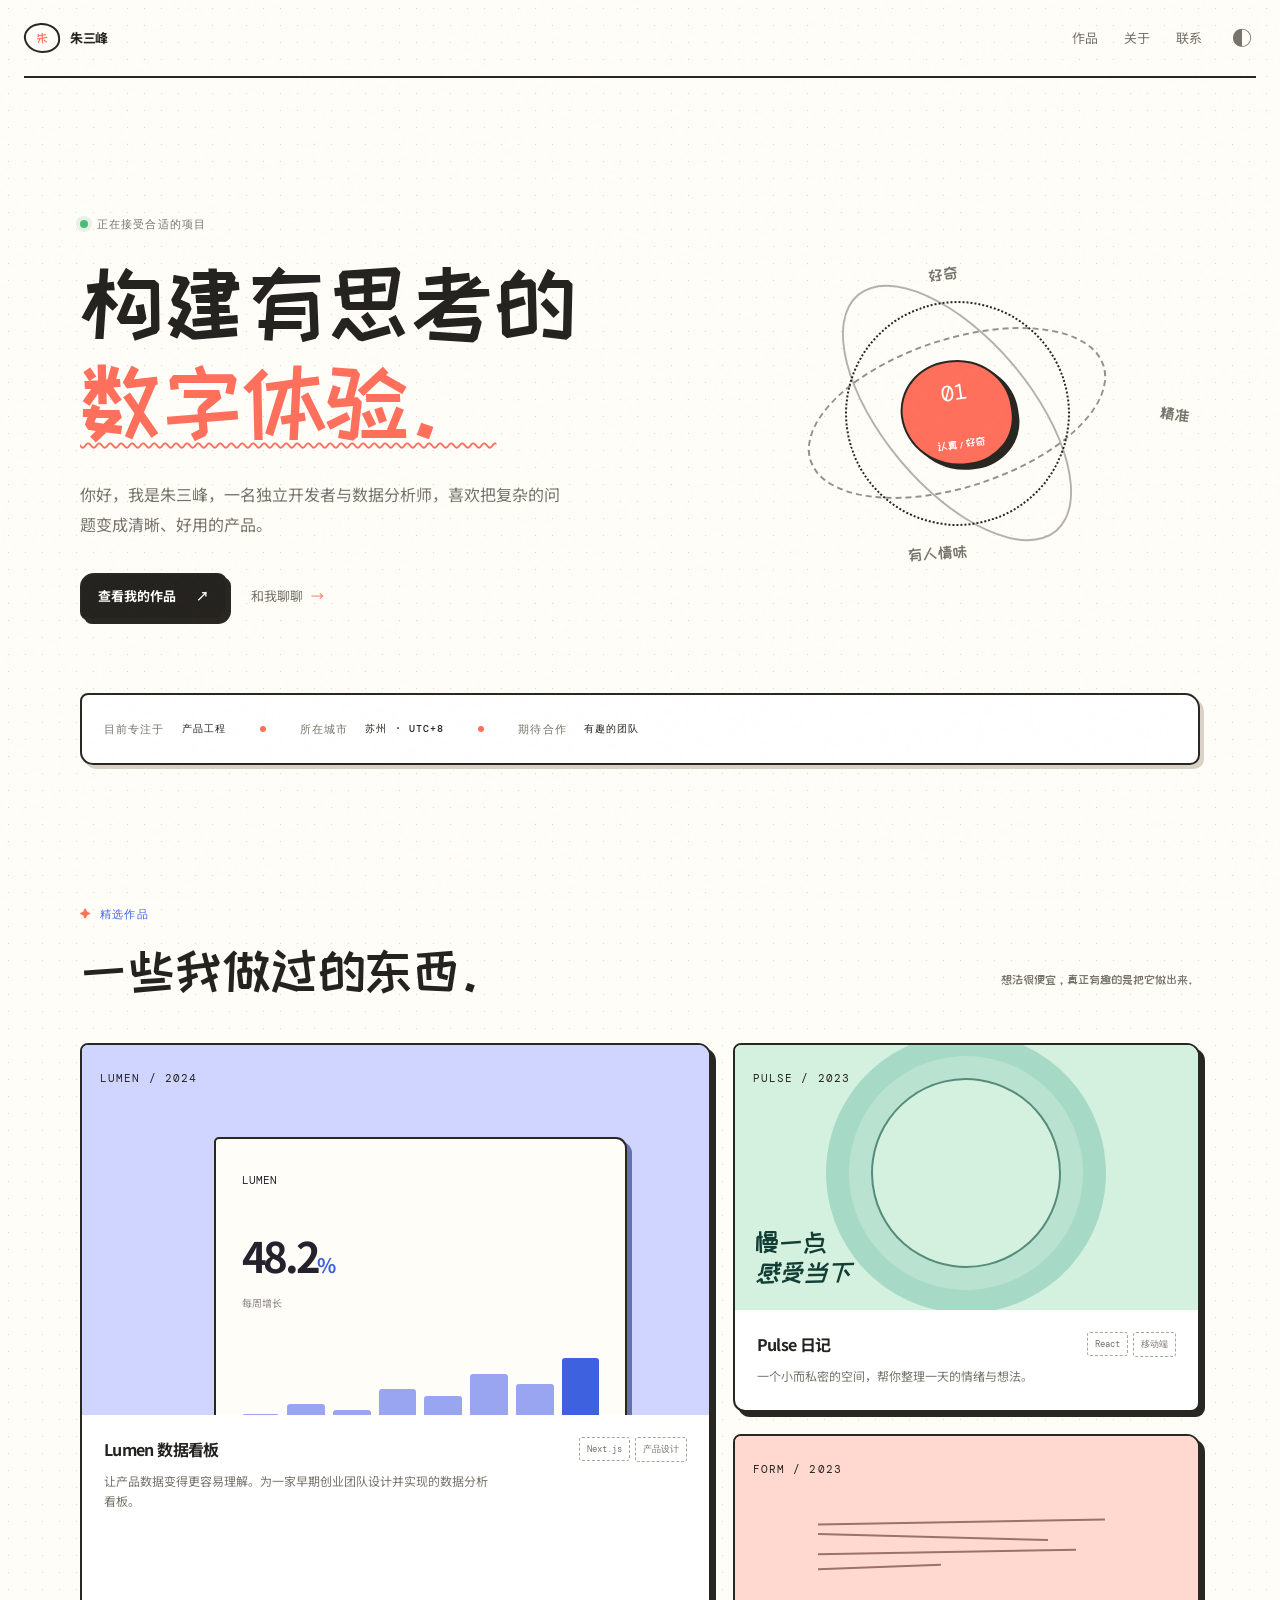
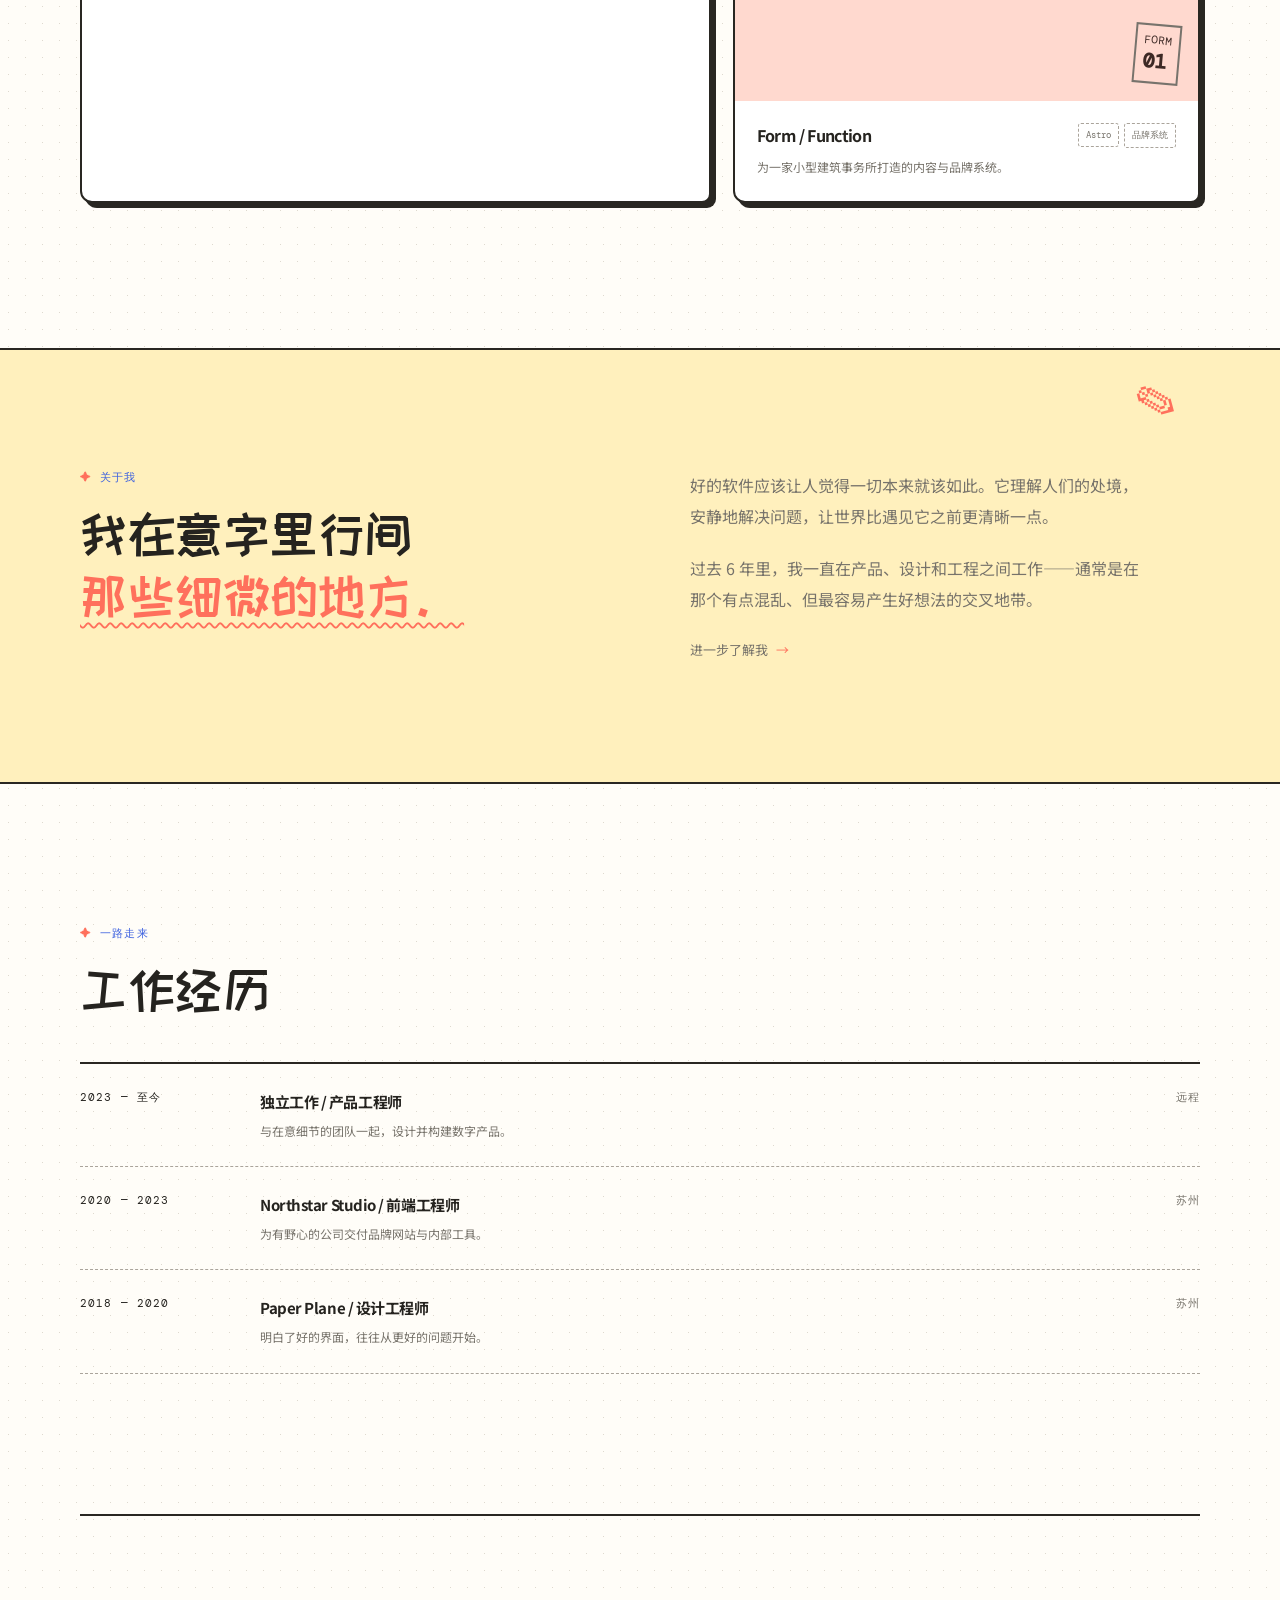
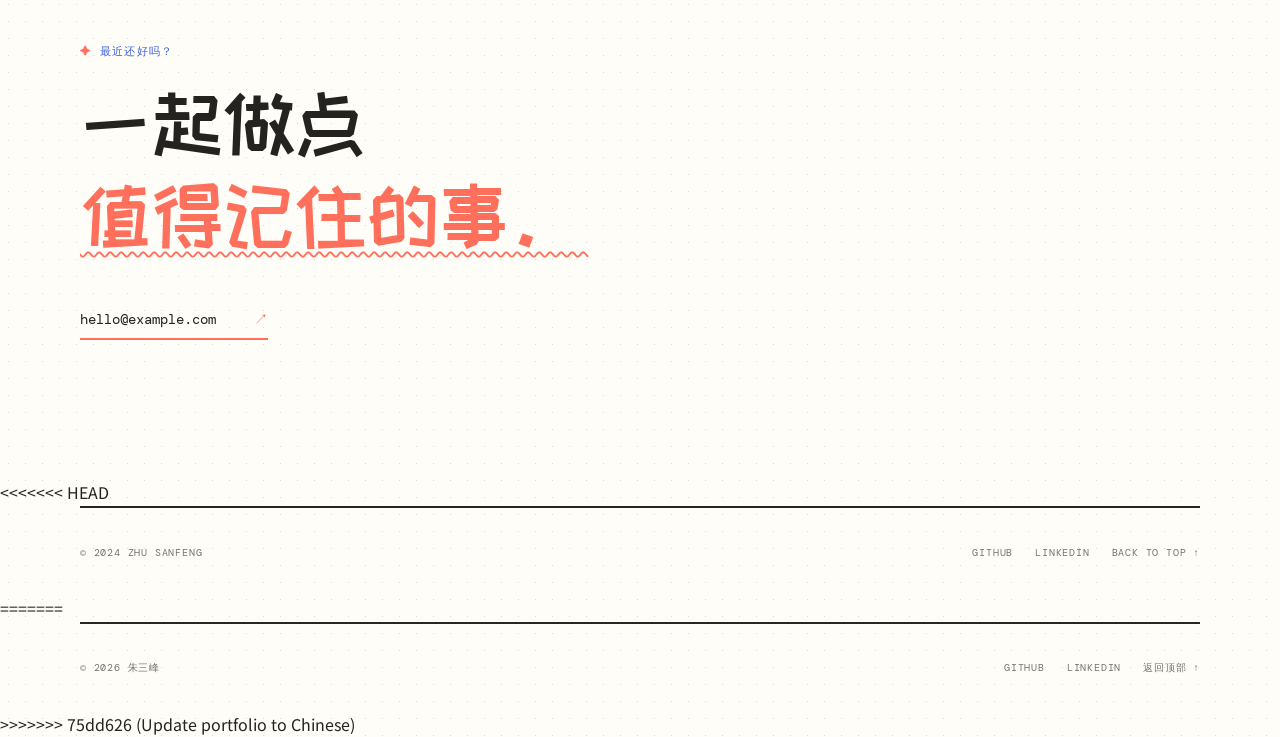
<file: index.html>
<!doctype html>
<html lang="zh-CN">
  <head>
    <meta charset="UTF-8" />
    <meta name="viewport" content="width=device-width, initial-scale=1.0" />
    <meta name="description" content="朱三峰 — 独立开发者与产品工程师。" />
    <title>朱三峰 — 独立开发者</title>
    <link rel="preconnect" href="https://fonts.googleapis.com" />
    <link rel="preconnect" href="https://fonts.gstatic.com" crossorigin />
    <link href="https://fonts.googleapis.com/css2?family=DM+Mono:wght@400;500&family=Manrope:wght@400;500;600;700;800&family=Noto+Sans+SC:wght@400;500;600;700;800&family=Noto+Serif+SC:wght@400;500;600&family=ZCOOL+KuaiLe&display=swap" rel="stylesheet" />
    <link rel="stylesheet" href="styles.css" />
  </head>
  <body>
    <div class="noise" aria-hidden="true"></div>
    <header class="site-header">
      <a class="brand" href="#top" aria-label="返回首页"><span class="brand-mark">朱</span><span>朱三峰</span></a>
      <nav class="nav" aria-label="主导航">
        <a href="#work">作品</a><a href="#about">关于</a><a href="#contact">联系</a>
        <button class="theme-toggle" type="button" aria-label="切换颜色主题" title="切换主题"><span>◐</span></button>
      </nav>
    </header>

    <main id="top">
      <section class="hero wrap" aria-labelledby="hero-title">
        <div class="hero-copy">
          <p class="eyebrow"><span class="status-dot"></span> 正在接受合适的项目</p>
          <h1 id="hero-title">构建有思考的<br /><em>数字体验。</em></h1>
          <p class="hero-intro">你好，我是朱三峰，一名独立开发者与数据分析师，喜欢把复杂的问题变成清晰、好用的产品。</p>
          <div class="hero-actions"><a class="button button-primary" href="#work">查看我的作品 <span>↗</span></a><a class="text-link" href="mailto:hello@example.com">和我聊聊 <span>→</span></a></div>
        </div>
        <div class="hero-orbit" aria-label="装饰性轨道图形"><div class="orbit orbit-one"></div><div class="orbit orbit-two"></div><div class="orbit orbit-three"></div><div class="orbit-core"><span>01</span><small>认真 / 好奇</small></div><span class="orbit-label label-top">好奇</span><span class="orbit-label label-right">精准</span><span class="orbit-label label-bottom">有人情味</span></div>
      </section>

      <section class="signal-bar wrap" aria-label="当前状态"><span>目前专注于</span><strong>产品工程</strong><i></i><span>所在城市</span><strong>苏州 · UTC+8</strong><i></i><span>期待合作</span><strong>有趣的团队</strong></section>

      <section class="section wrap" id="work" aria-labelledby="work-title">
        <div class="section-heading"><div><p class="kicker">精选作品</p><h2 id="work-title">一些我做过的东西。</h2></div><p class="section-note">想法很便宜，真正有趣的是把它做出来。</p></div>
        <div class="project-grid">
          <article class="project-card project-featured"><div class="project-visual visual-lumen"><span class="visual-tag">LUMEN / 2024</span><div class="lumen-panel"><span>lumen</span><strong>48.2<span>%</span></strong><small>每周增长</small><div class="chart"><i></i><i></i><i></i><i></i><i></i><i></i><i></i><i></i></div></div></div><div class="project-meta"><div><h3>Lumen 数据看板</h3><p>让产品数据变得更容易理解。为一家早期创业团队设计并实现的数据分析看板。</p></div><div class="tags"><span>Next.js</span><span>产品设计</span></div></div><a class="card-arrow" href="#contact" aria-label="了解 Lumen 数据看板">↗</a></article>
          <article class="project-card"><div class="project-visual visual-pulse"><span class="visual-tag">PULSE / 2023</span><div class="pulse-ring"></div><div class="pulse-copy">慢一点<br /><em>感受当下</em></div></div><div class="project-meta"><div><h3>Pulse 日记</h3><p>一个小而私密的空间，帮你整理一天的情绪与想法。</p></div><div class="tags"><span>React</span><span>移动端</span></div></div><a class="card-arrow" href="#contact" aria-label="了解 Pulse 日记">↗</a></article>
          <article class="project-card"><div class="project-visual visual-form"><span class="visual-tag">FORM / 2023</span><div class="form-lines"><span></span><span></span><span></span><span class="short"></span></div><div class="form-stamp">FORM<br /><b>01</b></div></div><div class="project-meta"><div><h3>Form / Function</h3><p>为一家小型建筑事务所打造的内容与品牌系统。</p></div><div class="tags"><span>Astro</span><span>品牌系统</span></div></div><a class="card-arrow" href="#contact" aria-label="了解 Form Function">↗</a></article>
        </div>
      </section>

      <section class="about-section" id="about"><div class="wrap about-grid"><div><p class="kicker">关于我</p><h2>我在意字里行间<br /><em>那些细微的地方。</em></h2></div><div class="about-copy"><p>好的软件应该让人觉得一切本来就该如此。它理解人们的处境，安静地解决问题，让世界比遇见它之前更清晰一点。</p><p>过去 6 年里，我一直在产品、设计和工程之间工作——通常是在那个有点混乱、但最容易产生好想法的交叉地带。</p><a class="text-link" href="mailto:hello@example.com">进一步了解我 <span>→</span></a></div></div></section>

      <section class="section wrap experience" aria-labelledby="experience-title"><div class="section-heading"><div><p class="kicker">一路走来</p><h2 id="experience-title">工作经历</h2></div></div><div class="experience-list"><div class="experience-row"><span class="experience-date">2023 — 至今</span><div><h3>独立工作 / 产品工程师</h3><p>与在意细节的团队一起，设计并构建数字产品。</p></div><span class="experience-place">远程</span></div><div class="experience-row"><span class="experience-date">2020 — 2023</span><div><h3>Northstar Studio / 前端工程师</h3><p>为有野心的公司交付品牌网站与内部工具。</p></div><span class="experience-place">苏州</span></div><div class="experience-row"><span class="experience-date">2018 — 2020</span><div><h3>Paper Plane / 设计工程师</h3><p>明白了好的界面，往往从更好的问题开始。</p></div><span class="experience-place">苏州</span></div></div></section>

      <section class="contact-section wrap" id="contact"><p class="kicker">最近还好吗？</p><h2>一起做点<br /><em>值得记住的事。</em></h2><a class="contact-email" href="mailto:hello@example.com">hello@example.com <span>↗</span></a></section>
    </main>

<<<<<<< HEAD
    <footer class="site-footer wrap"><span>© 2024 zhu sanfeng</span><div><a href="https://zhangsan.github.io" target="_blank" rel="noreferrer">GitHub</a><a href="https://www.linkedin.com/" target="_blank" rel="noreferrer">LinkedIn</a><a href="#top">Back to top ↑</a></div></footer>
=======
    <footer class="site-footer wrap"><span>© 2026 朱三峰</span><div><a href="https://volcano-111.github.io/" target="_blank" rel="noreferrer">GitHub</a><a href="https://www.linkedin.com/" target="_blank" rel="noreferrer">LinkedIn</a><a href="#top">返回顶部 ↑</a></div></footer>
>>>>>>> 75dd626 (Update portfolio to Chinese)
    <script src="script.js"></script>
  </body>
</html>
</file>
<file: styles.css>
:root {
  --bg: #fffdf8;
  --surface: #ffffff;
  --text: #25231f;
  --muted: #77736b;
  --line: #292722;
  --accent: #ff705c;
  --accent-2: #3d61df;
  --paper: #fff0bd;
  --mono: 'DM Mono', monospace;
  --sans: 'Noto Sans SC', 'Manrope', -apple-system, BlinkMacSystemFont, 'Microsoft YaHei', sans-serif;
  --hand: 'ZCOOL KuaiLe', 'Noto Serif SC', 'Songti SC', SimSun, serif;
}

* { box-sizing: border-box; }
html { scroll-behavior: smooth; }
body { margin: 0; background: var(--bg); background-image: radial-gradient(#ded9cf 0.7px, transparent 0.7px); background-size: 17px 17px; color: var(--text); font-family: var(--sans); line-height: 1.6; }
.noise { position: fixed; inset: 0; pointer-events: none; opacity: .025; background-image: url("data:image/svg+xml,%3Csvg viewBox='0 0 180 180' xmlns='http://www.w3.org/2000/svg'%3E%3Cfilter id='n'%3E%3CfeTurbulence type='fractalNoise' baseFrequency='.8' numOctaves='4' stitchTiles='stitch'/%3E%3C/filter%3E%3Crect width='100%25' height='100%25' filter='url(%23n)' opacity='.5'/%3E%3C/svg%3E"); z-index: 5; }
.wrap { width: min(1120px, calc(100% - 48px)); margin-inline: auto; }
.site-header { height: 78px; width: min(1240px, calc(100% - 48px)); margin: auto; display: flex; align-items: center; justify-content: space-between; border-bottom: 2px solid var(--line); font-size: 13px; }
.brand, .nav, .nav a, .site-footer div { display: flex; align-items: center; }
.brand { gap: 10px; color: var(--text); font-weight: 700; text-decoration: none; letter-spacing: -.03em; }
.brand-mark { display: grid; place-items: center; width: 36px; height: 30px; border: 2px solid var(--line); border-radius: 47% 53% 44% 56%; color: var(--accent); font: 12px var(--hand); transform: rotate(-5deg); }
.nav { gap: 26px; }
.nav a, .site-footer a { color: var(--muted); text-decoration: none; transition: color .2s, transform .2s; }
.nav a:hover, .site-footer a:hover, .text-link:hover { color: var(--accent); }
.theme-toggle { background: none; border: 0; color: var(--muted); font-size: 20px; cursor: pointer; padding: 4px; transition: transform .2s; }
.theme-toggle:hover { transform: rotate(20deg); color: var(--accent-2); }
.hero { min-height: 615px; display: grid; grid-template-columns: 1.1fr .9fr; align-items: center; gap: 40px; padding-top: 55px; }
.eyebrow, .kicker, .visual-tag, .signal-bar, .experience-date, .experience-place { font: 11px var(--mono); text-transform: uppercase; letter-spacing: .1em; }
.eyebrow { display: flex; gap: 9px; align-items: center; color: var(--muted); }
.status-dot { width: 8px; height: 8px; border-radius: 50%; background: #4dbb7b; box-shadow: 0 0 0 4px #4dbb7b26; }
.hero h1 { font-family: var(--hand); font-size: clamp(52px, 7vw, 88px); line-height: 1.13; letter-spacing: .02em; margin: 22px 0 26px; font-weight: 400; }
.hero h1 em, h2 em { font-family: var(--hand); font-style: normal; font-weight: 400; letter-spacing: .01em; color: var(--accent); text-decoration-line: underline; text-decoration-style: wavy; text-decoration-thickness: 2px; text-underline-offset: 7px; }
.hero-intro { max-width: 490px; color: var(--muted); font-size: 16px; line-height: 1.9; }
.hero-actions { display: flex; align-items: center; gap: 24px; margin-top: 34px; }
.button { display: inline-flex; align-items: center; gap: 20px; text-decoration: none; border: 2px solid var(--line); border-radius: 14px 9px 13px 8px; padding: 11px 16px; font-size: 13px; font-weight: 700; box-shadow: 4px 4px 0 var(--line); transition: transform .2s, box-shadow .2s, background .2s; }
.button:hover { transform: translate(2px, 2px); box-shadow: 2px 2px 0 var(--line); }
.button-primary { background: var(--text); color: var(--bg); }
.button-primary:hover { background: var(--accent-2); color: #fff; }
.text-link { color: var(--muted); font-size: 13px; text-decoration: none; transition: color .2s; }
.text-link span { color: var(--accent); padding-left: 5px; }
.hero-orbit { height: 370px; position: relative; display: grid; place-items: center; }
.orbit { position: absolute; border: 2px dashed #969189; border-radius: 50%; transform: rotate(-18deg); }
.orbit-one, .orbit-two { width: 310px; height: 150px; }
.orbit-two { transform: rotate(50deg); border-style: solid; opacity: .7; }
.orbit-three { width: 225px; height: 225px; border-color: var(--line); border-style: dotted; }
.orbit-core { display: grid; place-items: center; width: 112px; height: 106px; border: 2px solid var(--line); border-radius: 48% 52% 45% 55%; background: var(--accent); color: #fff; z-index: 1; transform: rotate(-8deg); box-shadow: 5px 5px 0 var(--line); }
.orbit-core span { font: 22px var(--mono); }
.orbit-core small { font: 11px var(--hand); }
.orbit-label { position: absolute; color: var(--muted); font: 16px var(--hand); }
.label-top { top: 38px; left: 44%; transform: rotate(-8deg); } .label-right { right: 2%; top: 48%; transform: rotate(8deg); } .label-bottom { bottom: 37px; left: 40%; transform: rotate(-4deg); }
.signal-bar { border: 2px solid var(--line); border-radius: 8px 15px 10px 13px; min-height: 72px; display: flex; align-items: center; gap: 17px; padding: 0 22px; color: var(--muted); white-space: nowrap; background: var(--surface); box-shadow: 4px 4px 0 #d9d3c7; }
.signal-bar strong { color: var(--text); font-weight: 500; font-size: 10px; }
.signal-bar i { height: 6px; width: 6px; background: var(--accent); border-radius: 50%; margin: 0 17px; }
.section { padding-top: 142px; }
.kicker { color: var(--accent-2); margin: 0 0 18px; }
.kicker::before { content: '✦ '; color: var(--accent); }
.section-heading { display: flex; justify-content: space-between; align-items: end; margin-bottom: 42px; }
.section h2, .about-section h2, .contact-section h2 { font-family: var(--hand); font-size: clamp(38px, 4vw, 58px); line-height: 1.2; letter-spacing: .01em; margin: 0; font-weight: 400; }
.section-note { font: 12px var(--hand); color: var(--muted); max-width: 210px; line-height: 1.7; }
.project-grid { display: grid; grid-template-columns: 1.35fr 1fr; gap: 22px; }
.project-card { position: relative; background: var(--surface); border: 2px solid var(--line); border-radius: 8px 13px 9px 12px; overflow: hidden; box-shadow: 5px 5px 0 var(--line); transition: transform .3s, box-shadow .3s; }
.project-card:nth-child(2) { transform: rotate(1deg); } .project-card:nth-child(3) { transform: rotate(-.7deg); }
.project-card:hover { transform: translateY(-5px) rotate(0); box-shadow: 8px 8px 0 var(--line); }
.project-featured { grid-row: span 2; }
.project-visual { height: 265px; position: relative; overflow: hidden; padding: 18px; }
.project-featured .project-visual { height: 370px; }
.visual-tag { color: var(--text); position: relative; z-index: 2; }
.visual-lumen { background: #cfd5ff; }
.lumen-panel { position: absolute; background: #fffdf8; color: #25222d; right: 13%; bottom: -25px; width: 66%; height: 82%; padding: 26px; border: 2px solid var(--line); border-radius: 5px 11px 7px 9px; box-shadow: 5px 5px 0 #6971ad; }
.lumen-panel > span { font: 11px var(--mono); text-transform: uppercase; } .lumen-panel strong { display: block; font-size: 42px; letter-spacing: -.08em; margin-top: 30px; } .lumen-panel strong span { color: var(--accent-2); font-size: 20px; } .lumen-panel small { font-size: 10px; color: #89858a; }
.chart { height: 85px; margin-top: 38px; display: flex; align-items: end; gap: 8px; } .chart i { display: block; width: 12%; background: #9aa5f1; border-radius: 3px 3px 0 0; } .chart i:nth-child(1) { height: 26%; } .chart i:nth-child(2) { height: 38%; } .chart i:nth-child(3) { height: 31%; } .chart i:nth-child(4) { height: 56%; } .chart i:nth-child(5) { height: 48%; } .chart i:nth-child(6) { height: 73%; } .chart i:nth-child(7) { height: 62%; } .chart i:nth-child(8) { height: 92%; background: var(--accent-2); }
.visual-pulse { background: #d4f0df; color: #123e35; } .pulse-ring { position: absolute; width: 190px; height: 190px; border: 2px solid #548b7a; border-radius: 50%; left: 50%; top: 48%; transform: translate(-50%, -50%) rotate(8deg); box-shadow: 0 0 0 22px #b9e3d0, 0 0 0 45px #a7dac6; } .pulse-copy { position: absolute; left: 20px; bottom: 23px; font: 26px/1.15 var(--hand); } .pulse-copy em { font-family: var(--hand); }
.visual-form { background: #ffd9cf; color: #3d2925; } .form-lines { position: absolute; left: 18%; top: 32%; width: 62%; display: grid; gap: 13px; } .form-lines span { display: block; height: 2px; background: #9c7167; transform: rotate(-1deg); } .form-lines span:nth-child(2) { width: 80%; transform: rotate(1.5deg); } .form-lines span:nth-child(3) { width: 90%; } .form-lines .short { width: 43%; transform: rotate(-2deg); }
.form-stamp { position: absolute; right: 18px; bottom: 18px; border: 2px solid #77736c; padding: 7px; font: 11px var(--mono); line-height: 1.35; transform: rotate(5deg); } .form-stamp b { font-size: 20px; }
.project-meta { display: flex; justify-content: space-between; gap: 20px; padding: 22px 22px 24px; } .project-meta h3 { font-size: 16px; letter-spacing: -.04em; margin: 0 0 8px; } .project-meta p { font-size: 12px; color: var(--muted); max-width: 390px; margin: 0; line-height: 1.7; }
.tags { display: flex; align-items: start; justify-content: end; gap: 5px; flex-wrap: wrap; min-width: 120px; } .tags span { font: 9px var(--mono); color: var(--muted); border: 1px dashed #aaa49b; padding: 5px 7px; border-radius: 3px; white-space: nowrap; }
.card-arrow { position: absolute; right: 21px; top: 20px; color: #fff; background: var(--accent); border: 2px solid var(--line); width: 32px; height: 32px; display: grid; place-items: center; border-radius: 48% 52% 45% 55%; text-decoration: none; opacity: 0; transition: opacity .2s; } .project-card:hover .card-arrow { opacity: 1; }
.about-section { position: relative; margin-top: 145px; border-block: 2px solid var(--line); background: var(--paper); padding: 120px 0; } .about-section::after { content: '✎'; position: absolute; right: 8%; top: 28px; color: var(--accent); font: 42px var(--hand); transform: rotate(-15deg); }
.about-grid { display: grid; grid-template-columns: 1fr 1fr; gap: 100px; } .about-copy { max-width: 460px; } .about-copy p { color: var(--muted); font-size: 16px; line-height: 1.9; margin: 0 0 22px; }
.experience { padding-bottom: 140px; } .experience-list { border-top: 2px solid var(--line); } .experience-row { display: grid; grid-template-columns: 150px 1fr 100px; gap: 30px; padding: 26px 0; border-bottom: 1px dashed #aaa49b; align-items: start; } .experience-row h3 { font-size: 15px; margin: 0 0 7px; letter-spacing: -.03em; } .experience-row p { font-size: 12px; color: var(--muted); margin: 0; } .experience-place { color: var(--muted); text-align: right; }
.contact-section { border-top: 2px solid var(--line); padding: 128px 0 150px; } .contact-section h2 { font-size: clamp(48px, 6vw, 82px); margin-bottom: 44px; } .contact-email { color: var(--text); font: 14px var(--mono); text-decoration: none; border-bottom: 2px solid var(--accent); padding-bottom: 10px; } .contact-email span { color: var(--accent); padding-left: 30px; }
.site-footer { border-top: 2px solid var(--line); height: 90px; display: flex; align-items: center; justify-content: space-between; color: var(--muted); font: 10px var(--mono); text-transform: uppercase; letter-spacing: .08em; } .site-footer div { gap: 22px; } .site-footer a { font: inherit; }
.dark { --bg: #171613; --surface: #22201b; --text: #f7f2e8; --muted: #aaa39a; --line: #f0e9dc; --accent: #ff806d; --accent-2: #9eafff; --paper: #3c3528; background-image: radial-gradient(#39352e .7px, transparent .7px); } .dark .lumen-panel { background: #fffdf8; color: #25222d; } .dark .signal-bar, .dark .project-card { background: var(--surface); } .dark .button-primary { color: #171613; background: var(--text); } .dark .about-copy p, .dark .project-meta p { color: #c6beb3; }
.reveal { opacity: 0; transform: translateY(14px); transition: opacity .6s ease, transform .6s ease; } .reveal.is-visible { opacity: 1; transform: none; }
@media (prefers-reduced-motion: reduce) { html { scroll-behavior: auto; } .reveal { opacity: 1; transform: none; transition: none; } .project-card { transition: none; } }
@media (max-width: 800px) { .hero { grid-template-columns: 1fr; min-height: auto; padding: 90px 0 75px; } .hero-orbit { height: 270px; transform: scale(.8); margin-top: -20px; } .signal-bar { gap: 8px; overflow: auto; } .signal-bar i { margin: 0 8px; } .project-grid { grid-template-columns: 1fr; } .project-featured { grid-row: auto; } .project-featured .project-visual { height: 300px; } .about-grid { grid-template-columns: 1fr; gap: 45px; } .section { padding-top: 90px; } .about-section { margin-top: 90px; padding: 80px 0; } .experience { padding-bottom: 90px; } .experience-row { grid-template-columns: 1fr; gap: 10px; } .experience-place { text-align: left; } .site-footer { height: auto; padding: 26px 0; gap: 20px; align-items: start; flex-direction: column; } .site-footer div { gap: 16px; } .section-heading { align-items: start; flex-direction: column; gap: 20px; } }
@media (max-width: 480px) { .wrap, .site-header { width: calc(100% - 32px); } .nav { gap: 13px; } .nav a { font-size: 11px; } .hero h1 { font-size: 51px; } .hero-intro { font-size: 15px; } .project-meta { display: block; } .tags { justify-content: start; margin-top: 16px; } .contact-section { padding: 90px 0 110px; } }
</file>
